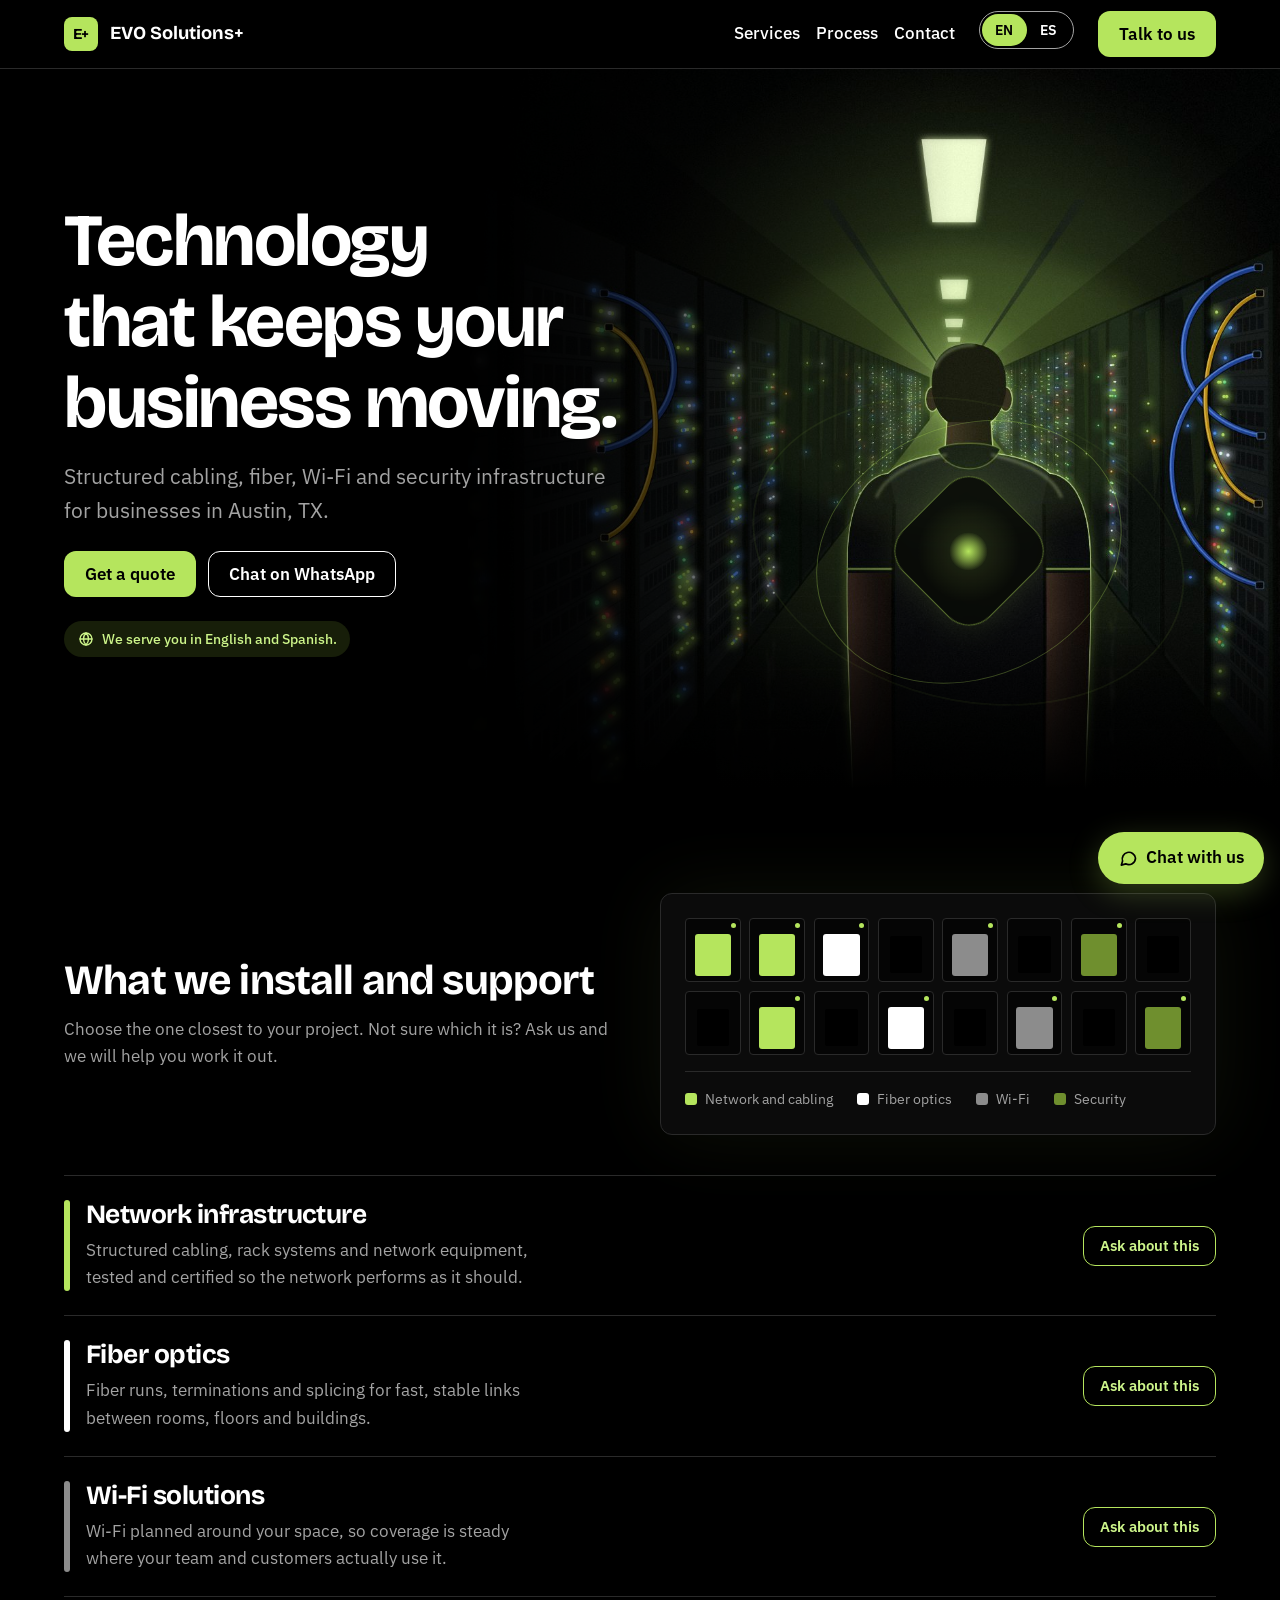
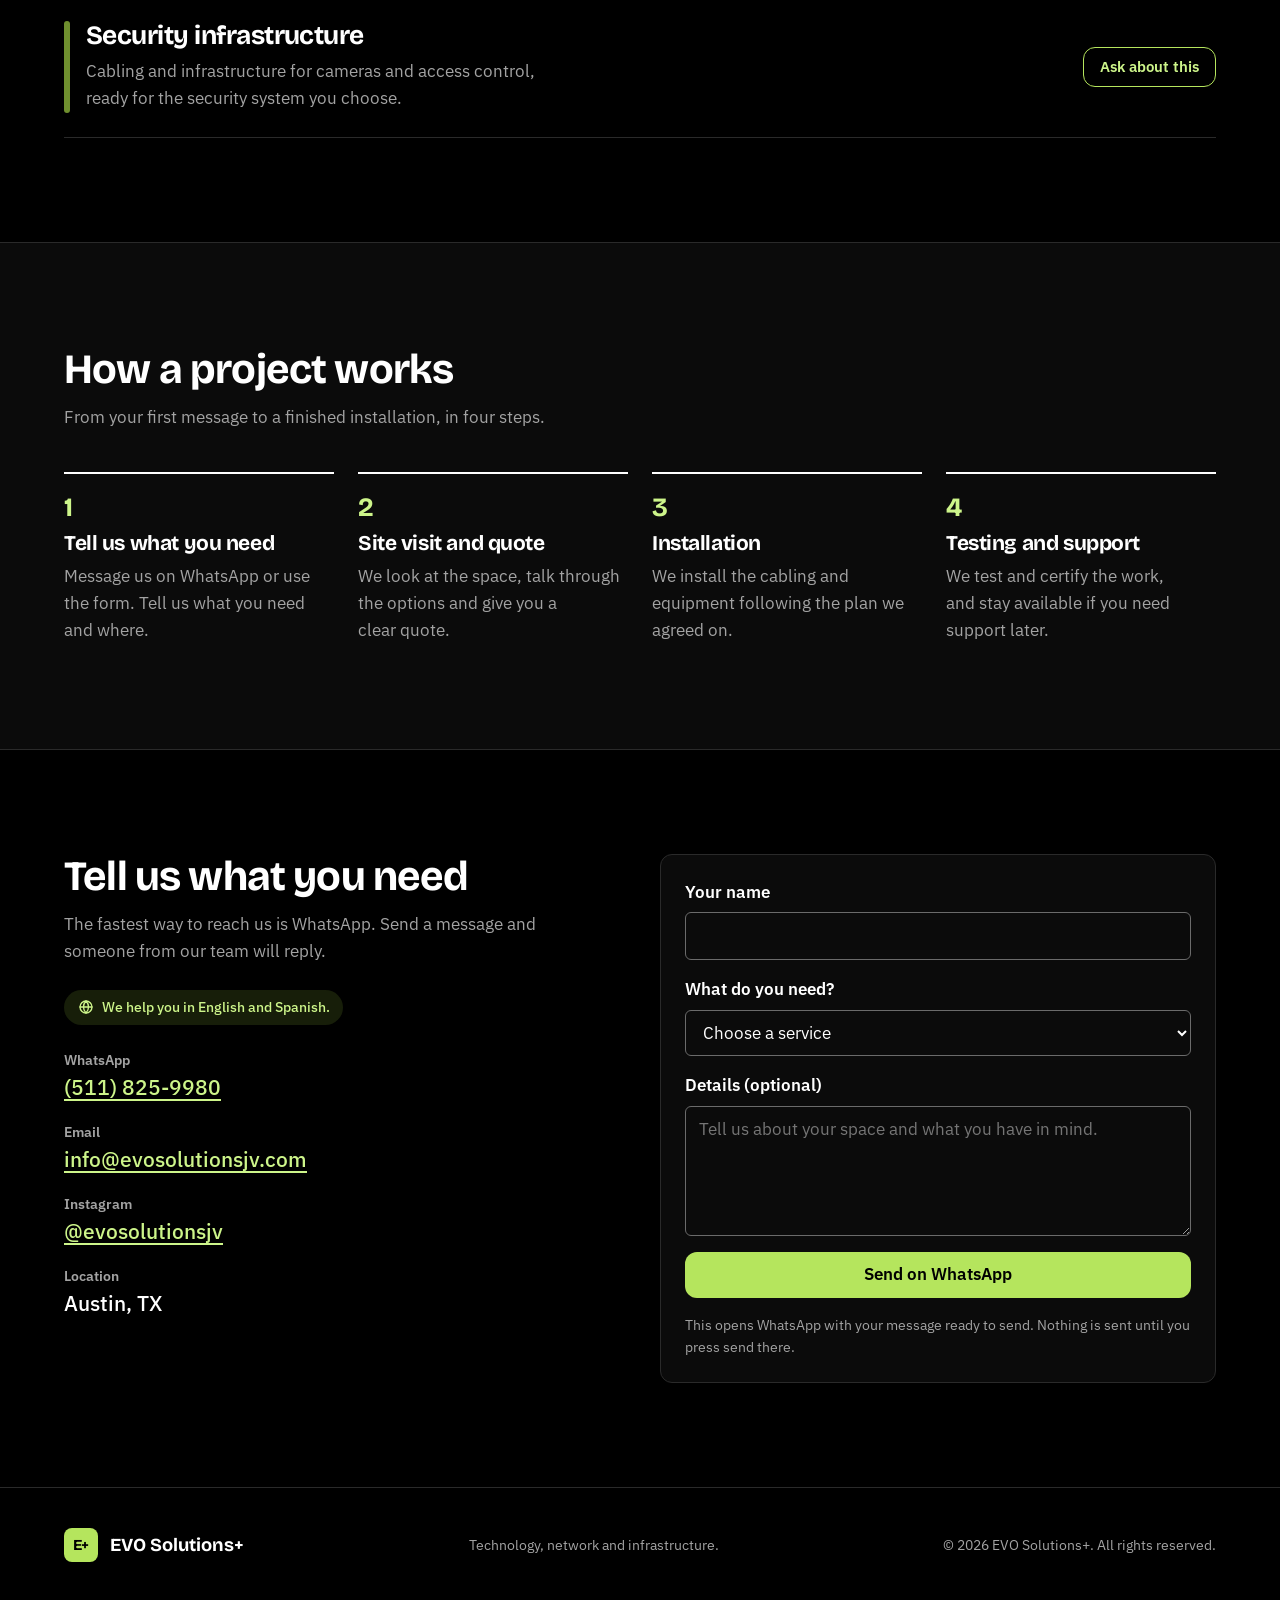
<file: v1/index.html>
<!DOCTYPE html>
<html lang="en">
<head>
  <meta charset="utf-8">
  <meta name="viewport" content="width=device-width, initial-scale=1">

  <title>EVO Solutions+ | Technology, Network &amp; Infrastructure</title>
  <meta name="description" content="Network, low-voltage and IT infrastructure for businesses in Austin, TX. Structured cabling, fiber, Wi-Fi and security infrastructure. Service in English and Spanish.">
  <meta name="theme-color" content="#000000">
  <meta property="og:type" content="website">
  <meta property="og:title" content="EVO Solutions+ | Technology, Network &amp; Infrastructure">
  <meta property="og:description" content="Structured cabling, fiber, Wi-Fi and security infrastructure in Austin, TX. Service in English and Spanish.">

  <link rel="icon" href="../assets/icons/favicon.svg" type="image/svg+xml">

  <link rel="preconnect" href="https://fonts.googleapis.com">
  <link rel="preconnect" href="https://fonts.gstatic.com" crossorigin>
  <link rel="stylesheet" href="https://fonts.googleapis.com/css2?family=Bricolage+Grotesque:wght@600;700&family=IBM+Plex+Sans:wght@400;500;600&display=swap">

  <!-- El orden importa: variables → reset → base → layout → componentes → chat → responsive -->
  <link rel="stylesheet" href="css/variables.css">
  <link rel="stylesheet" href="css/reset.css">
  <link rel="stylesheet" href="css/base.css">
  <link rel="stylesheet" href="css/layout.css">
  <link rel="stylesheet" href="css/components.css">
  <link rel="stylesheet" href="css/chat.css">
  <link rel="stylesheet" href="css/responsive.css">
</head>

<body id="top">
  <a class="skip-link" href="#main" data-i18n="skip">Skip to main content</a>

  <!-- ===================== HEADER ===================== -->
  <header class="site-header">
    <div class="container site-header__inner">
      <a class="brand" href="#top" aria-label="EVO Solutions+">
        <span class="brand__mark" aria-hidden="true">E+</span>
        <span>EVO Solutions+</span>
      </a>

      <button class="nav-toggle" type="button" aria-expanded="false" aria-controls="site-nav" data-nav-toggle>
        <span class="visually-hidden" data-i18n="nav.menu">Menu</span>
        <svg width="22" height="22" viewBox="0 0 24 24" fill="none" stroke="currentColor" stroke-width="2" stroke-linecap="round" aria-hidden="true"><path d="M4 7h16M4 12h16M4 17h16"/></svg>
      </button>

      <nav class="site-nav" id="site-nav" data-nav-menu data-i18n-aria-label="nav.label" aria-label="Main navigation">
        <ul class="site-nav__list">
          <li><a class="site-nav__link" href="#services" data-i18n="nav.services">Services</a></li>
          <li><a class="site-nav__link" href="#process" data-i18n="nav.process">Process</a></li>
          <li><a class="site-nav__link" href="#contact" data-i18n="nav.contact">Contact</a></li>
        </ul>

        <div class="lang-switch" role="group" data-i18n-aria-label="nav.language" aria-label="Language">
          <button class="lang-switch__button" type="button" data-lang-option="en" aria-pressed="true" lang="en">EN</button>
          <button class="lang-switch__button" type="button" data-lang-option="es" aria-pressed="false" lang="es">ES</button>
        </div>

        <button class="button button--primary" type="button" data-chat-open data-i18n="nav.cta">Talk to us</button>
      </nav>
    </div>
  </header>

  <main id="main">

    <!-- ===================== HERO ===================== -->
    <section class="hero" aria-labelledby="hero-title">
      <!-- Foto + rombo interactivo. Reemplazar assets/images/hero.jpg por la foto original -->
      <div class="hero__media">
        <img class="hero__image" src="../assets/images/hero.jpg" alt="" width="1200" height="1060" fetchpriority="high">
        <div class="hero__welcome">
          <button class="welcome-orb" type="button" data-chat-open data-i18n-aria-label="hero.orbLabel" aria-label="Welcome to EVO Solutions+. Start a chat.">
            <span class="welcome-orb__shape" aria-hidden="true"></span>
            <span class="welcome-orb__core" aria-hidden="true"></span>
          </button>
          <div class="welcome-bubble" aria-hidden="true">
            <strong class="welcome-bubble__title" data-i18n="hero.welcome.title">Welcome to EVO Solutions+</strong>
            <span class="welcome-bubble__text" data-i18n="hero.welcome.cta">What do you need? Start a chat.</span>
          </div>
        </div>
      </div>

      <div class="container hero__inner">
        <div class="hero__content">
          <h1 class="hero__title" id="hero-title" data-i18n="hero.title">Technology that keeps your business moving.</h1>
          <p class="hero__text" data-i18n="hero.text">Structured cabling, fiber, Wi-Fi and security infrastructure for businesses in Austin, TX.</p>

          <div class="hero__actions">
            <button class="button button--primary" type="button" data-chat-open data-i18n="hero.quote">Get a quote</button>
            <a class="button button--secondary" href="#contact" data-whatsapp data-i18n="hero.whatsapp">Chat on WhatsApp</a>
          </div>

          <p class="language-note">
            <svg width="16" height="16" viewBox="0 0 24 24" fill="none" stroke="currentColor" stroke-width="2" stroke-linecap="round" aria-hidden="true"><circle cx="12" cy="12" r="9"/><path d="M3 12h18M12 3c2.5 2.7 3.8 5.7 3.8 9S14.500 18.300 12 21c-2.500-2.700-3.800-5.700-3.800-9S9.500 5.700 12 3z"/></svg>
            <span data-i18n="hero.languages">We serve you in English and Spanish.</span>
          </p>
        </div>
      </div>
    </section>

    <!-- ===================== SERVICIOS ===================== -->
    <section class="section" id="services" aria-labelledby="services-title">
      <div class="container">
        <div class="services__intro">
          <div class="section__header">
          <h2 class="section__title" id="services-title" data-i18n="services.title">What we install and support</h2>
          <p class="section__intro" data-i18n="services.intro">Choose the one closest to your project. Not sure which it is? Ask us and we will help you work it out.</p>
        </div>

          <!-- Decorativo: cada color de cable = un servicio de la lista de abajo -->
          <div class="patch" aria-hidden="true">
            <ul class="patch__ports">
              <li class="patch__port patch__port--network"><span class="patch__led"></span></li>
              <li class="patch__port patch__port--network"><span class="patch__led patch__led--blink"></span></li>
              <li class="patch__port patch__port--fiber"><span class="patch__led"></span></li>
              <li class="patch__port"></li>
              <li class="patch__port patch__port--wifi"><span class="patch__led"></span></li>
              <li class="patch__port"></li>
              <li class="patch__port patch__port--security"><span class="patch__led"></span></li>
              <li class="patch__port"></li>
              <li class="patch__port"></li>
              <li class="patch__port patch__port--network"><span class="patch__led patch__led--blink"></span></li>
              <li class="patch__port"></li>
              <li class="patch__port patch__port--fiber"><span class="patch__led"></span></li>
              <li class="patch__port"></li>
              <li class="patch__port patch__port--wifi"><span class="patch__led patch__led--blink"></span></li>
              <li class="patch__port"></li>
              <li class="patch__port patch__port--security"><span class="patch__led"></span></li>
            </ul>
            <ul class="patch__legend">
              <li class="patch__key patch__key--network" data-i18n="service.network">Network and cabling</li>
              <li class="patch__key patch__key--fiber" data-i18n="service.fiber">Fiber optics</li>
              <li class="patch__key patch__key--wifi" data-i18n="service.wifi">Wi-Fi</li>
              <li class="patch__key patch__key--security" data-i18n="service.security">Security</li>
            </ul>
          </div>
        </div>

        <div class="services__list">
          <article class="service service--network">
            <div class="service__cable" aria-hidden="true"></div>
            <div class="service__body">
              <h3 class="service__title" id="service-network-title" data-i18n="services.network.title">Network infrastructure</h3>
              <p class="service__text" data-i18n="services.network.text">Structured cabling, rack systems and network equipment, tested and certified so the network performs as it should.</p>
            </div>
            <button class="button button--ghost service__action" type="button" data-chat-topic="network" aria-describedby="service-network-title" data-i18n="services.cta">Ask about this</button>
          </article>

          <article class="service service--fiber">
            <div class="service__cable" aria-hidden="true"></div>
            <div class="service__body">
              <h3 class="service__title" id="service-fiber-title" data-i18n="services.fiber.title">Fiber optics</h3>
              <p class="service__text" data-i18n="services.fiber.text">Fiber runs, terminations and splicing for fast, stable links between rooms, floors and buildings.</p>
            </div>
            <button class="button button--ghost service__action" type="button" data-chat-topic="fiber" aria-describedby="service-fiber-title" data-i18n="services.cta">Ask about this</button>
          </article>

          <article class="service service--wifi">
            <div class="service__cable" aria-hidden="true"></div>
            <div class="service__body">
              <h3 class="service__title" id="service-wifi-title" data-i18n="services.wifi.title">Wi-Fi solutions</h3>
              <p class="service__text" data-i18n="services.wifi.text">Wi-Fi planned around your space, so coverage is steady where your team and customers actually use it.</p>
            </div>
            <button class="button button--ghost service__action" type="button" data-chat-topic="wifi" aria-describedby="service-wifi-title" data-i18n="services.cta">Ask about this</button>
          </article>

          <article class="service service--security">
            <div class="service__cable" aria-hidden="true"></div>
            <div class="service__body">
              <h3 class="service__title" id="service-security-title" data-i18n="services.security.title">Security infrastructure</h3>
              <p class="service__text" data-i18n="services.security.text">Cabling and infrastructure for cameras and access control, ready for the security system you choose.</p>
            </div>
            <button class="button button--ghost service__action" type="button" data-chat-topic="security" aria-describedby="service-security-title" data-i18n="services.cta">Ask about this</button>
          </article>
        </div>
      </div>
    </section>

    <!-- ===================== PROCESO ===================== -->
    <section class="section section--surface" id="process" aria-labelledby="process-title">
      <div class="container">
        <div class="section__header">
          <h2 class="section__title" id="process-title" data-i18n="process.title">How a project works</h2>
          <p class="section__intro" data-i18n="process.intro">From your first message to a finished installation, in four steps.</p>
        </div>

        <ol class="process__list">
          <li class="step">
            <span class="step__number" aria-hidden="true">1</span>
            <h3 class="step__title" data-i18n="process.step1.title">Tell us what you need</h3>
            <p class="step__text" data-i18n="process.step1.text">Message us on WhatsApp or use the form. Tell us what you need and where.</p>
          </li>
          <li class="step">
            <span class="step__number" aria-hidden="true">2</span>
            <h3 class="step__title" data-i18n="process.step2.title">Site visit and quote</h3>
            <p class="step__text" data-i18n="process.step2.text">We look at the space, talk through the options and give you a clear quote.</p>
          </li>
          <li class="step">
            <span class="step__number" aria-hidden="true">3</span>
            <h3 class="step__title" data-i18n="process.step3.title">Installation</h3>
            <p class="step__text" data-i18n="process.step3.text">We install the cabling and equipment following the plan we agreed on.</p>
          </li>
          <li class="step">
            <span class="step__number" aria-hidden="true">4</span>
            <h3 class="step__title" data-i18n="process.step4.title">Testing and support</h3>
            <p class="step__text" data-i18n="process.step4.text">We test and certify the work, and stay available if you need support later.</p>
          </li>
        </ol>
      </div>
    </section>

    <!-- ===================== CONTACTO ===================== -->
    <section class="section" id="contact" aria-labelledby="contact-title">
      <div class="container contact__grid">
        <div class="contact__intro">
          <h2 class="section__title" id="contact-title" data-i18n="contact.title">Tell us what you need</h2>
          <p class="contact__text" data-i18n="contact.text">The fastest way to reach us is WhatsApp. Send a message and someone from our team will reply.</p>

          <p class="language-note">
            <svg width="16" height="16" viewBox="0 0 24 24" fill="none" stroke="currentColor" stroke-width="2" stroke-linecap="round" aria-hidden="true"><circle cx="12" cy="12" r="9"/><path d="M3 12h18M12 3c2.5 2.7 3.8 5.7 3.8 9S14.500 18.300 12 21c-2.500-2.700-3.800-5.700-3.800-9S9.500 5.700 12 3z"/></svg>
            <span data-i18n="contact.languages">We help you in English and Spanish.</span>
          </p>

          <dl class="contact-list">
            <div>
              <dt class="contact-list__label" data-i18n="contact.whatsapp">WhatsApp</dt>
              <dd class="contact-list__value"><a href="#contact" data-whatsapp data-phone>WhatsApp</a></dd>
            </div>
            <div>
              <dt class="contact-list__label" data-i18n="contact.email">Email</dt>
              <dd class="contact-list__value"><a href="mailto:info@evosolutionsjv.com">info@evosolutionsjv.com</a></dd>
            </div>
            <div>
              <dt class="contact-list__label" data-i18n="contact.instagram">Instagram</dt>
              <dd class="contact-list__value"><a href="https://www.instagram.com/evosolutionsjv/" target="_blank" rel="noopener">@evosolutionsjv</a></dd>
            </div>
            <div>
              <dt class="contact-list__label" data-i18n="contact.location">Location</dt>
              <dd class="contact-list__value">Austin, TX</dd>
            </div>
          </dl>
        </div>

        <form class="form" id="contact-form" novalidate>
          <div class="field">
            <label class="field__label" for="field-name" data-i18n="form.name">Your name</label>
            <input class="field__input" id="field-name" name="name" type="text" autocomplete="name" required aria-describedby="field-name-error">
            <p class="field__error" id="field-name-error" aria-live="polite"></p>
          </div>

          <div class="field">
            <label class="field__label" for="field-service" data-i18n="form.service">What do you need?</label>
            <select class="field__input" id="field-service" name="service" required aria-describedby="field-service-error">
              <option value="" disabled selected data-i18n="form.servicePlaceholder">Choose a service</option>
              <option value="network" data-i18n="service.network">Network and cabling</option>
              <option value="fiber" data-i18n="service.fiber">Fiber optics</option>
              <option value="wifi" data-i18n="service.wifi">Wi-Fi</option>
              <option value="security" data-i18n="service.security">Security</option>
              <option value="unsure" data-i18n="service.unsure">Not sure yet</option>
            </select>
            <p class="field__error" id="field-service-error" aria-live="polite"></p>
          </div>

          <div class="field">
            <label class="field__label" for="field-message" data-i18n="form.message">Details (optional)</label>
            <textarea class="field__input" id="field-message" name="message" rows="4" data-i18n-placeholder="form.messagePlaceholder" placeholder="Tell us about your space and what you have in mind."></textarea>
          </div>

          <button class="button button--primary" type="submit" data-i18n="form.submit">Send on WhatsApp</button>
          <p class="form__note" data-i18n="form.note">This opens WhatsApp with your message ready to send. Nothing is sent until you press send there.</p>
        </form>
      </div>
    </section>
  </main>

  <!-- ===================== FOOTER ===================== -->
  <footer class="site-footer">
    <div class="container site-footer__inner">
      <a class="brand" href="#top" aria-label="EVO Solutions+">
        <span class="brand__mark" aria-hidden="true">E+</span>
        <span>EVO Solutions+</span>
      </a>
      <p class="site-footer__text" data-i18n="footer.tagline">Technology, network and infrastructure.</p>
      <p class="site-footer__text" data-i18n="footer.rights">© 2026 EVO Solutions+. All rights reserved.</p>
    </div>
  </footer>

  <!-- ===================== CHAT (se llena con js/chat.js) ===================== -->
  <div class="chat">
    <section class="chat__panel" id="chat-panel" data-chat-panel role="dialog" aria-labelledby="chat-title" hidden>
      <header class="chat__header">
        <div>
          <h2 class="chat__title" id="chat-title" data-i18n="chat.title">EVO Solutions+</h2>
          <p class="chat__subtitle" data-i18n="chat.subtitle">Answer a few questions and we will pass them to our team on WhatsApp.</p>
        </div>
        <button class="chat__close" type="button" data-chat-close data-i18n-aria-label="chat.close" aria-label="Close chat">
          <svg width="18" height="18" viewBox="0 0 24 24" fill="none" stroke="currentColor" stroke-width="2" stroke-linecap="round" aria-hidden="true"><path d="M6 6l12 12M18 6L6 18"/></svg>
        </button>
      </header>

      <div class="chat__log" data-chat-log role="log"></div>
      <div class="chat__options" data-chat-options></div>

      <div class="chat__footer">
        <a href="#contact" data-whatsapp data-i18n="chat.direct">Talk to a person now</a>
      </div>
    </section>

    <button class="chat__toggle" type="button" aria-expanded="false" aria-controls="chat-panel" data-chat-toggle>
      <svg width="20" height="20" viewBox="0 0 24 24" fill="none" stroke="currentColor" stroke-width="2" stroke-linecap="round" stroke-linejoin="round" aria-hidden="true"><path d="M21 12a8 8 0 0 1-11.800 7L4 20.500l1.500-4.800A8 8 0 1 1 21 12z"/></svg>
      <span data-i18n="chat.open">Chat with us</span>
    </button>
  </div>

  <script type="module" src="js/main.js"></script>
</body>
</html>
</file>
<file: v1/css/variables.css>
/* ==========================================================================
   Variables: cambia colores, fuentes y espacios desde un solo lugar.
   Tema oscuro: negro, blanco, gris y verde lima.
   ========================================================================== */
:root {
  color-scheme: dark; /* controles nativos (select, scroll) en modo oscuro */

  /* Color base: fondo negro, texto blanco, texto secundario gris y verde lima */
  --color-paper: #000000;          /* fondo principal */
  --color-surface: #0B0B0B;        /* secciones y tarjetas */
  --color-surface-raised: #161616; /* elementos elevados (chat, burbujas) */
  --color-ink: #FFFFFF;            /* texto principal */
  --color-ink-soft: #A3A3A3;       /* texto secundario */
  --color-line: #2A2A2A;
  --color-accent: #B5E55D;         /* verde lima de la marca */
  --color-accent-strong: #CDF58A;  /* lima más claro (hover y textos) */
  --color-accent-soft: #171E09;    /* fondo tenue de verde */
  --color-on-accent: #000000;      /* texto sobre el verde */
  --color-error: #FF6B6B;

  /* Colores de cable (uno por servicio): solo blancos, grises y verdes de la marca */
  --cable-network: #B5E55D;
  --cable-fiber: #FFFFFF;
  --cable-wifi: #8C8C8C;
  --cable-security: #6F8F2E;

  /* Panel de conexiones */
  --color-panel: #0B0B0B;
  --color-panel-port: #050505;
  --color-panel-line: #2A2A2A;
  --color-panel-text: #A3A3A3;
  --led-on: #B5E55D;

  /* Tipografía */
  --font-display: 'Bricolage Grotesque', 'Segoe UI', system-ui, sans-serif;
  --font-body: 'IBM Plex Sans', system-ui, -apple-system, 'Segoe UI', sans-serif;

  --text-sm: 0.875rem;
  --text-base: 1.0625rem;
  --text-lg: clamp(1.125rem, 1.05rem + 0.4vw, 1.3125rem);
  --text-xl: clamp(1.3rem, 1.15rem + 0.7vw, 1.65rem);
  --text-2xl: clamp(1.75rem, 1.4rem + 1.6vw, 2.6rem);
  --text-hero: clamp(2.4rem, 1.5rem + 4.4vw, 4.6rem);

  /* Espaciado */
  --space-1: 0.25rem;
  --space-2: 0.5rem;
  --space-3: 0.75rem;
  --space-4: 1rem;
  --space-5: 1.5rem;
  --space-6: 2.5rem;
  --space-7: 4rem;
  --space-section: clamp(3.5rem, 2.5rem + 5vw, 7rem);

  /* Forma */
  --radius-sm: 6px;
  --radius-md: 12px;
  --radius-pill: 999px;
  --shadow-panel: 0 18px 50px rgba(0, 0, 0, 0.7);

  /* Layout */
  --header-height: 4.25rem;
  --gutter: 1.25rem;
}
</file>
<file: v1/css/base.css>
/* Estilos generales de elementos HTML */
html { scroll-behavior: smooth; }

@media (prefers-reduced-motion: reduce) {
  html { scroll-behavior: auto; }
}

body {
  font-family: var(--font-body);
  font-size: var(--text-base);
  color: var(--color-ink);
  background: var(--color-paper);
}

h1, h2, h3 {
  font-family: var(--font-display);
  font-weight: 700;
  line-height: 1.1;
  letter-spacing: -0.02em;
  text-wrap: balance;
}

p { text-wrap: pretty; }

a {
  color: var(--color-accent-strong);
  text-underline-offset: 0.2em;
}

a:hover { color: var(--color-ink); }

:focus-visible {
  outline: 3px solid var(--color-accent);
  outline-offset: 3px;
}

[id] { scroll-margin-top: calc(var(--header-height) + 1rem); }

.skip-link {
  position: absolute;
  left: var(--space-4);
  top: -4rem;
  z-index: 100;
  padding: var(--space-2) var(--space-4);
  background: var(--color-ink);
  color: var(--color-paper);
  border-radius: var(--radius-sm);
}

.skip-link:focus { top: var(--space-4); }

.visually-hidden {
  position: absolute;
  width: 1px;
  height: 1px;
  overflow: hidden;
  clip: rect(0 0 0 0);
  white-space: nowrap;
}

::selection { background: var(--color-accent); color: var(--color-on-accent); }
</file>
<file: v1/css/layout.css>
/* Estructura de la página: contenedores, secciones y grillas */
.container {
  width: min(100% - (var(--gutter) * 2), 72rem);
  margin-inline: auto;
}

.section { padding-block: var(--space-section); }
.section--surface {
  background: var(--color-surface);
  border-block: 1px solid var(--color-line);
}

.section__header {
  max-width: 40rem;
  margin-bottom: var(--space-6);
}

.section__title { font-size: var(--text-2xl); }

.section__intro {
  margin-top: var(--space-3);
  color: var(--color-ink-soft);
}

.hero {
  position: relative;
  overflow: hidden;
}

/* pointer-events: el contenedor no debe bloquear el rombo que está detrás */
.hero__inner {
  position: relative;
  z-index: 1;
  padding-block: var(--space-6) var(--space-section);
  pointer-events: none;
}

.hero__content {
  max-width: 36rem;
  pointer-events: auto;
}

.services__intro {
  display: grid;
  gap: var(--space-6);
  align-items: center;
  margin-bottom: var(--space-6);
}

.services__intro .section__header { margin-bottom: 0; }

.services__list { border-top: 1px solid var(--color-line); }

.process__list {
  display: grid;
  gap: var(--space-5);
}

.contact__grid {
  display: grid;
  gap: var(--space-6);
}

.site-footer {
  padding-block: var(--space-6) 5.5rem; /* espacio extra para el botón de chat */
  border-top: 1px solid var(--color-line);
  background: var(--color-paper);
  color: var(--color-ink-soft);
}

.site-footer__inner {
  display: flex;
  flex-wrap: wrap;
  align-items: center;
  justify-content: space-between;
  gap: var(--space-4) var(--space-6);
}
</file>
<file: v1/css/components.css>
/* ==========================================================================
   Componentes reutilizables (nombres con metodología BEM: bloque__elemento--modificador)
   ========================================================================== */

/* ---------- Botones ---------- */
.button {
  display: inline-flex;
  align-items: center;
  justify-content: center;
  gap: var(--space-2);
  min-height: 2.875rem;
  padding: 0.6rem 1.25rem;
  border: 1.5px solid transparent;
  border-radius: var(--radius-md);
  font-weight: 600;
  line-height: 1.2;
  text-decoration: none;
  transition: background-color 0.15s, color 0.15s, border-color 0.15s;
}

.button--primary { background: var(--color-accent); color: var(--color-on-accent); }
.button--primary:hover { background: var(--color-accent-strong); color: var(--color-on-accent); }

.button--secondary { border-color: var(--color-ink); color: var(--color-ink); }
.button--secondary:hover { background: var(--color-ink); color: var(--color-paper); }

.button--ghost {
  min-height: 2.5rem;
  padding: 0.4rem 1rem;
  border-color: var(--color-accent);
  color: var(--color-accent-strong);
  font-size: 0.9375rem;
}
.button--ghost:hover { background: var(--color-accent-soft); color: var(--color-accent-strong); }

/* ---------- Header y navegación ---------- */
.site-header {
  position: sticky;
  top: 0;
  z-index: 40;
  background: var(--color-paper);
  border-bottom: 1px solid var(--color-line);
}

.site-header__inner {
  display: flex;
  align-items: center;
  justify-content: space-between;
  min-height: var(--header-height);
}

.brand {
  display: inline-flex;
  align-items: center;
  gap: var(--space-3);
  font-family: var(--font-display);
  font-size: 1.15rem;
  font-weight: 700;
  color: var(--color-ink);
  text-decoration: none;
}

.brand__mark {
  display: grid;
  place-items: center;
  width: 2.125rem;
  height: 2.125rem;
  border-radius: 8px;
  background: var(--color-accent);
  color: var(--color-on-accent);
  font-size: 0.95rem;
}

.nav-toggle {
  display: grid;
  place-items: center;
  width: 2.75rem;
  height: 2.75rem;
  border: 1.5px solid var(--color-ink);
  border-radius: var(--radius-sm);
}

/* Móvil: menú desplegable debajo del header */
.site-nav {
  display: none;
  position: absolute;
  top: 100%;
  left: 0;
  right: 0;
  flex-direction: column;
  gap: var(--space-4);
  padding: var(--space-4) var(--gutter) var(--space-5);
  background: var(--color-paper);
  border-bottom: 1px solid var(--color-line);
}

.site-nav.is-open { display: flex; }

.site-nav__list { display: grid; gap: var(--space-1); }

.site-nav__link {
  display: block;
  padding: 0.6rem 0;
  color: var(--color-ink);
  font-weight: 500;
  text-decoration: none;
}
.site-nav__link:hover { color: var(--color-accent-strong); text-decoration: underline; }

.lang-switch {
  display: inline-flex;
  align-self: flex-start;
  padding: 2px;
  border: 1.5px solid var(--color-ink-soft);
  border-radius: var(--radius-pill);
}

.lang-switch__button {
  min-height: 2rem;
  padding: 0.3rem 0.85rem;
  border-radius: var(--radius-pill);
  font-size: var(--text-sm);
  font-weight: 600;
}

.lang-switch__button[aria-pressed="true"] {
  background: var(--color-accent);
  color: var(--color-on-accent);
}

/* ---------- Hero ---------- */
.hero__title { font-size: var(--text-hero); }

.hero__text {
  max-width: 34rem;
  margin-top: var(--space-4);
  font-size: var(--text-lg);
  color: var(--color-ink-soft);
}

.hero__actions {
  display: flex;
  flex-wrap: wrap;
  gap: var(--space-3);
  margin-top: var(--space-5);
}

.language-note {
  display: inline-flex;
  align-items: center;
  gap: var(--space-2);
  margin-top: var(--space-5);
  padding: 0.4rem 0.85rem;
  border-radius: var(--radius-pill);
  background: var(--color-accent-soft);
  color: var(--color-accent-strong);
  font-size: var(--text-sm);
  font-weight: 500;
}

/* ---------- Panel de conexiones (decorativo) ---------- */
.patch {
  padding: var(--space-4);
  border: 1px solid var(--color-line);
  border-radius: var(--radius-md);
  background: var(--color-panel);
  box-shadow: 0 0 80px rgba(181, 229, 93, 0.07);
}

.patch__ports {
  display: grid;
  grid-template-columns: repeat(8, 1fr);
  gap: 0.4rem;
}

.patch__port {
  position: relative;
  aspect-ratio: 1 / 1.15;
  border: 1px solid var(--color-panel-line);
  border-radius: 4px;
  background: var(--color-panel-port);
}

/* Hueco del puerto */
.patch__port::before {
  content: "";
  position: absolute;
  inset: 28% 20% 12%;
  border-radius: 2px;
  background: #000;
}

/* Ficha conectada: toma el color del servicio */
.patch__port::after {
  content: "";
  position: absolute;
  inset: 24% 16% 8%;
  border-radius: 3px;
  background: var(--plug, transparent);
}

.patch__port--network, .patch__key--network { --plug: var(--cable-network); }
.patch__port--fiber, .patch__key--fiber { --plug: var(--cable-fiber); }
.patch__port--wifi, .patch__key--wifi { --plug: var(--cable-wifi); }
.patch__port--security, .patch__key--security { --plug: var(--cable-security); }

.patch__led {
  position: absolute;
  top: 4px;
  right: 4px;
  z-index: 1;
  width: 5px;
  height: 5px;
  border-radius: 50%;
  background: var(--led-on);
}

.patch__led--blink { animation: led-blink 2.4s ease-in-out infinite; }
.patch__port:nth-child(2n) .patch__led--blink { animation-delay: -0.8s; }
.patch__port:nth-child(3n) .patch__led--blink { animation-delay: -1.5s; }

@keyframes led-blink {
  0%, 45%, 100% { opacity: 1; }
  55%, 90% { opacity: 0.15; }
}

@media (prefers-reduced-motion: reduce) {
  .patch__led--blink { animation: none; }
}

.patch__legend {
  display: flex;
  flex-wrap: wrap;
  gap: var(--space-2) var(--space-5);
  margin-top: var(--space-4);
  padding-top: var(--space-4);
  border-top: 1px solid var(--color-panel-line);
  color: var(--color-panel-text);
  font-size: var(--text-sm);
}

.patch__key { display: inline-flex; align-items: center; gap: var(--space-2); }

.patch__key::before {
  content: "";
  width: 0.75rem;
  height: 0.75rem;
  border-radius: 3px;
  background: var(--plug);
}

/* ---------- Servicios ---------- */
.service {
  --cable: var(--color-line);
  display: grid;
  grid-template-columns: 0.375rem 1fr;
  column-gap: var(--space-4);
  row-gap: var(--space-3);
  padding-block: var(--space-5);
  border-bottom: 1px solid var(--color-line);
}

.service--network { --cable: var(--cable-network); }
.service--fiber { --cable: var(--cable-fiber); }
.service--wifi { --cable: var(--cable-wifi); }
.service--security { --cable: var(--cable-security); }

.service__cable {
  grid-row: 1 / span 2;
  border-radius: var(--radius-pill);
  background: var(--cable);
}

.service__title { font-size: var(--text-xl); }

.service__text {
  max-width: 46ch;
  margin-top: var(--space-2);
  color: var(--color-ink-soft);
}

.service__action { grid-column: 2; justify-self: start; }

/* ---------- Proceso ---------- */
.step {
  padding-top: var(--space-3);
  border-top: 2px solid var(--color-ink);
}

.step__number {
  display: block;
  font-family: var(--font-display);
  font-size: var(--text-xl);
  font-weight: 700;
  color: var(--color-accent-strong);
}

.step__title { margin-top: var(--space-1); font-size: var(--text-lg); }
.step__text { margin-top: var(--space-2); color: var(--color-ink-soft); }

/* ---------- Contacto ---------- */
.contact__text { max-width: 34rem; margin-top: var(--space-3); color: var(--color-ink-soft); }

.contact-list { display: grid; gap: var(--space-4); margin-top: var(--space-5); }
.contact-list__label { font-size: var(--text-sm); font-weight: 600; color: var(--color-ink-soft); }
.contact-list__value { font-size: var(--text-lg); font-weight: 500; }

/* ---------- Formulario ---------- */
.form {
  display: grid;
  gap: var(--space-4);
  padding: var(--space-5);
  border: 1px solid var(--color-line);
  border-radius: var(--radius-md);
  background: var(--color-surface);
}

.field { display: grid; gap: 0.4rem; }
.field__label { font-weight: 600; }

.field__input {
  width: 100%;
  min-height: 2.875rem;
  padding: 0.6rem 0.8rem;
  border: 1.5px solid #6B6B6B;
  border-radius: var(--radius-sm);
  background: var(--color-surface);
}

textarea.field__input { min-height: 7rem; resize: vertical; }
.field__input[aria-invalid="true"] { border-color: var(--color-error); }

.field__error { color: var(--color-error); font-size: var(--text-sm); }
.field__error:empty { display: none; }

.form__note { color: var(--color-ink-soft); font-size: var(--text-sm); }

/* ---------- Footer ---------- */
.site-footer__text { font-size: var(--text-sm); }

/* ---------- Hero: foto y rombo interactivo ---------- */
/* Posición y tamaño del rombo sobre la imagen (en % de la imagen). Ajustar si cambia la imagen. */
.hero__media {
  --orb-x: 61.8%;
  --orb-y: 67%;
  --orb-size: 21%;
  position: relative;
  max-width: 36rem;
  margin-left: auto;
  aspect-ratio: 1200 / 1060;
}

.hero__image {
  width: 100%;
  height: 100%;
  object-fit: cover;
}

/* Degradado para fundir la foto con el fondo negro */
.hero__media::before {
  content: "";
  position: absolute;
  inset: 0;
  background: linear-gradient(0deg, var(--color-paper) 0%, transparent 38%);
  pointer-events: none;
}

.hero__welcome {
  position: absolute;
  left: var(--orb-x);
  top: var(--orb-y);
  z-index: 3;
  width: var(--orb-size);
  aspect-ratio: 1;
  transform: translate(-50%, -50%);
}

.welcome-orb {
  position: relative;
  display: block;
  width: 100%;
  height: 100%;
  border-radius: 50%;
  animation: orb-float 6s ease-in-out infinite;
}

/* Anillos orbitales decorativos */
.hero__welcome::before,
.hero__welcome::after {
  content: "";
  position: absolute;
  border-radius: 50%;
  pointer-events: none;
}

.hero__welcome::before {
  inset: -42%;
  border: 1px solid rgba(181, 229, 93, 0.3);
  transform: rotate(-24deg) scaleY(0.8);
}

.hero__welcome::after {
  inset: -78%;
  border: 1px solid rgba(181, 229, 93, 0.15);
  transform: rotate(14deg) scaleY(0.68);
}

/* Se queda quieto cuando la persona apunta o enfoca, para poder hacer clic con precisión */
.welcome-orb:hover,
.welcome-orb:focus-visible { animation-play-state: paused; }

.welcome-orb:focus-visible { outline: 3px solid var(--color-accent); outline-offset: 6px; }

.welcome-orb__shape {
  position: absolute;
  inset: 14%;
  border: 1px solid rgba(181, 229, 93, 0.45);
  border-radius: 24%;
  background:
    radial-gradient(circle at center, rgba(181, 229, 93, 0.16) 0%, transparent 60%),
    rgba(8, 10, 6, 0.82);
  -webkit-backdrop-filter: blur(6px);
  backdrop-filter: blur(6px);
  box-shadow: 0 0 30px rgba(181, 229, 93, 0.14);
  transform: rotate(45deg);
  transition: border-color 0.2s, box-shadow 0.2s;
}

.welcome-orb__core {
  position: absolute;
  inset: 39%;
  border-radius: 50%;
  background: radial-gradient(circle, var(--color-accent) 0%, rgba(181, 229, 93, 0.5) 38%, transparent 72%);
  transition: transform 0.2s;
}

.welcome-orb:hover .welcome-orb__shape,
.welcome-orb:focus-visible .welcome-orb__shape {
  border-color: var(--color-accent);
  box-shadow: 0 0 44px rgba(181, 229, 93, 0.32);
}

.welcome-orb:hover .welcome-orb__core,
.welcome-orb:focus-visible .welcome-orb__core { transform: scale(1.25); }

@keyframes orb-float {
  0%, 100% { transform: translateY(-6px); }
  50% { transform: translateY(6px); }
}

.welcome-bubble {
  position: absolute;
  top: 96%;
  left: 50%;
  display: grid;
  gap: 0.15rem;
  width: max-content;
  max-width: min(19rem, 70vw);
  padding: 0.7rem 0.95rem;
  border: 1px solid var(--color-line);
  border-radius: var(--radius-md);
  background: var(--color-surface-raised);
  box-shadow: var(--shadow-panel);
  opacity: 0;
  transform: translate(-50%, 6px);
  pointer-events: none;
  transition: opacity 0.18s, transform 0.18s;
}

.welcome-bubble__title { font-weight: 600; line-height: 1.3; }
.welcome-bubble__text { font-size: var(--text-sm); color: var(--color-accent-strong); }

.welcome-orb:hover + .welcome-bubble,
.welcome-orb:focus-visible + .welcome-bubble {
  opacity: 1;
  transform: translate(-50%, 0);
}

/* Pantallas táctiles: no existe el hover, así que el saludo queda visible */
@media (hover: none) {
  .welcome-bubble { opacity: 1; transform: translate(-50%, 0); }
}

@media (prefers-reduced-motion: reduce) {
  .welcome-orb { animation: none; }
  .welcome-bubble, .welcome-orb__shape, .welcome-orb__core { transition: none; }
}
</file>
<file: v1/css/chat.css>
/* ==========================================================================
   Widget de chat flotante
   ========================================================================== */
.chat {
  position: fixed;
  right: var(--space-4);
  bottom: var(--space-4);
  z-index: 50;
  display: flex;
  flex-direction: column;
  align-items: flex-end;
  gap: var(--space-3);
}

.chat__toggle {
  display: inline-flex;
  align-items: center;
  gap: var(--space-2);
  min-height: 3.25rem;
  padding: 0.6rem 1.25rem;
  border-radius: var(--radius-pill);
  background: var(--color-accent);
  color: var(--color-on-accent);
  font-weight: 600;
  box-shadow: 0 8px 30px rgba(181, 229, 93, 0.25);
  transition: background-color 0.15s;
}

.chat__toggle:hover { background: var(--color-accent-strong); }

.chat__panel {
  display: flex;
  flex-direction: column;
  width: min(23rem, calc(100vw - 2rem));
  max-height: min(34rem, calc(100dvh - 6.5rem));
  overflow: hidden;
  border: 1px solid var(--color-line);
  border-radius: var(--radius-md);
  background: var(--color-surface);
  box-shadow: var(--shadow-panel);
}

.chat__header {
  display: flex;
  align-items: flex-start;
  justify-content: space-between;
  gap: var(--space-3);
  padding: var(--space-4);
  border-bottom: 1px solid var(--color-line);
  background: var(--color-surface-raised);
  color: var(--color-ink);
}

.chat__title { font-size: 1.1rem; }
.chat__subtitle { margin-top: var(--space-1); font-size: var(--text-sm); color: var(--color-panel-text); }

.chat__close {
  display: grid;
  place-items: center;
  flex-shrink: 0;
  width: 2.25rem;
  height: 2.25rem;
  border-radius: var(--radius-sm);
  color: var(--color-ink);
}
.chat__close:hover { background: rgba(255, 255, 255, 0.12); }

.chat__log {
  display: flex;
  flex: 1;
  flex-direction: column;
  gap: var(--space-2);
  min-height: 8rem;
  padding: var(--space-4);
  overflow-y: auto;
}

.chat__message {
  max-width: 85%;
  padding: 0.6rem 0.85rem;
  border-radius: 14px;
  font-size: 0.9875rem;
  line-height: 1.45;
  animation: chat-in 0.18s ease-out;
}

.chat__message--bot {
  align-self: flex-start;
  border-bottom-left-radius: 4px;
  background: var(--color-surface-raised);
}

.chat__message--user {
  align-self: flex-end;
  border-bottom-right-radius: 4px;
  background: var(--color-accent);
  color: var(--color-on-accent);
}

@keyframes chat-in {
  from { opacity: 0; transform: translateY(4px); }
  to { opacity: 1; transform: none; }
}

@media (prefers-reduced-motion: reduce) {
  .chat__message { animation: none; }
}

.chat__options {
  display: flex;
  flex-wrap: wrap;
  gap: var(--space-2);
  padding: var(--space-3) var(--space-4);
  border-top: 1px solid var(--color-line);
}

.chat__options:empty { display: none; }

.chat__option {
  padding: 0.45rem 0.95rem;
  border: 1.5px solid var(--color-accent);
  border-radius: var(--radius-pill);
  background: transparent;
  color: var(--color-accent-strong);
  font-weight: 500;
  transition: background-color 0.15s;
}
.chat__option:hover { background: var(--color-accent-soft); }

.chat__footer {
  padding: var(--space-3) var(--space-4);
  border-top: 1px solid var(--color-line);
  font-size: var(--text-sm);
  text-align: center;
}
</file>
<file: v1/css/responsive.css>
/* ==========================================================================
   Responsive (mobile first): estos estilos SOLO se aplican en pantallas
   más grandes. Este archivo va al final para poder sobrescribir a los demás.
   ========================================================================== */

@media (min-width: 48em) {
  :root { --gutter: 2rem; }

  .patch { padding: var(--space-5); }
  .patch__ports { gap: 0.55rem; }

  .process__list { grid-template-columns: repeat(2, 1fr); gap: var(--space-6) var(--space-5); }
  .contact__grid { grid-template-columns: 1fr 1fr; align-items: start; }

  .service { grid-template-columns: 0.375rem 1fr auto; align-items: center; }
  .service__cable { grid-row: auto; align-self: stretch; }
  .service__action { grid-column: auto; }
}

@media (min-width: 56em) {
  /* Navegación en línea en lugar de menú desplegable */
  .nav-toggle { display: none; }

  .site-nav {
    position: static;
    display: flex;
    flex-direction: row;
    align-items: center;
    gap: var(--space-5);
    padding: 0;
    border: 0;
    background: none;
  }

  .site-nav__list { display: flex; gap: var(--space-4); }

  /* Hero en escritorio: la foto ocupa todo el alto y queda a la derecha, detrás del texto */
  .hero {
    display: flex;
    align-items: center;
    min-height: clamp(34rem, 80vh, 46rem);
  }

  .hero__media {
    position: absolute;
    top: 0;
    right: 0;
    height: 100%;
    max-width: none;
    margin: 0;
  }

  .hero__media::before {
    background:
      linear-gradient(90deg, var(--color-paper) 0%, rgba(0, 0, 0, 0.55) 28%, transparent 60%),
      linear-gradient(0deg, var(--color-paper) 0%, transparent 24%);
  }

  .hero__inner { width: min(100% - (var(--gutter) * 2), 72rem); padding-block: var(--space-7); }

  .services__intro { grid-template-columns: 1fr 1fr; }
}

@media (min-width: 64em) {
  .process__list { grid-template-columns: repeat(4, 1fr); }
}
</file>
